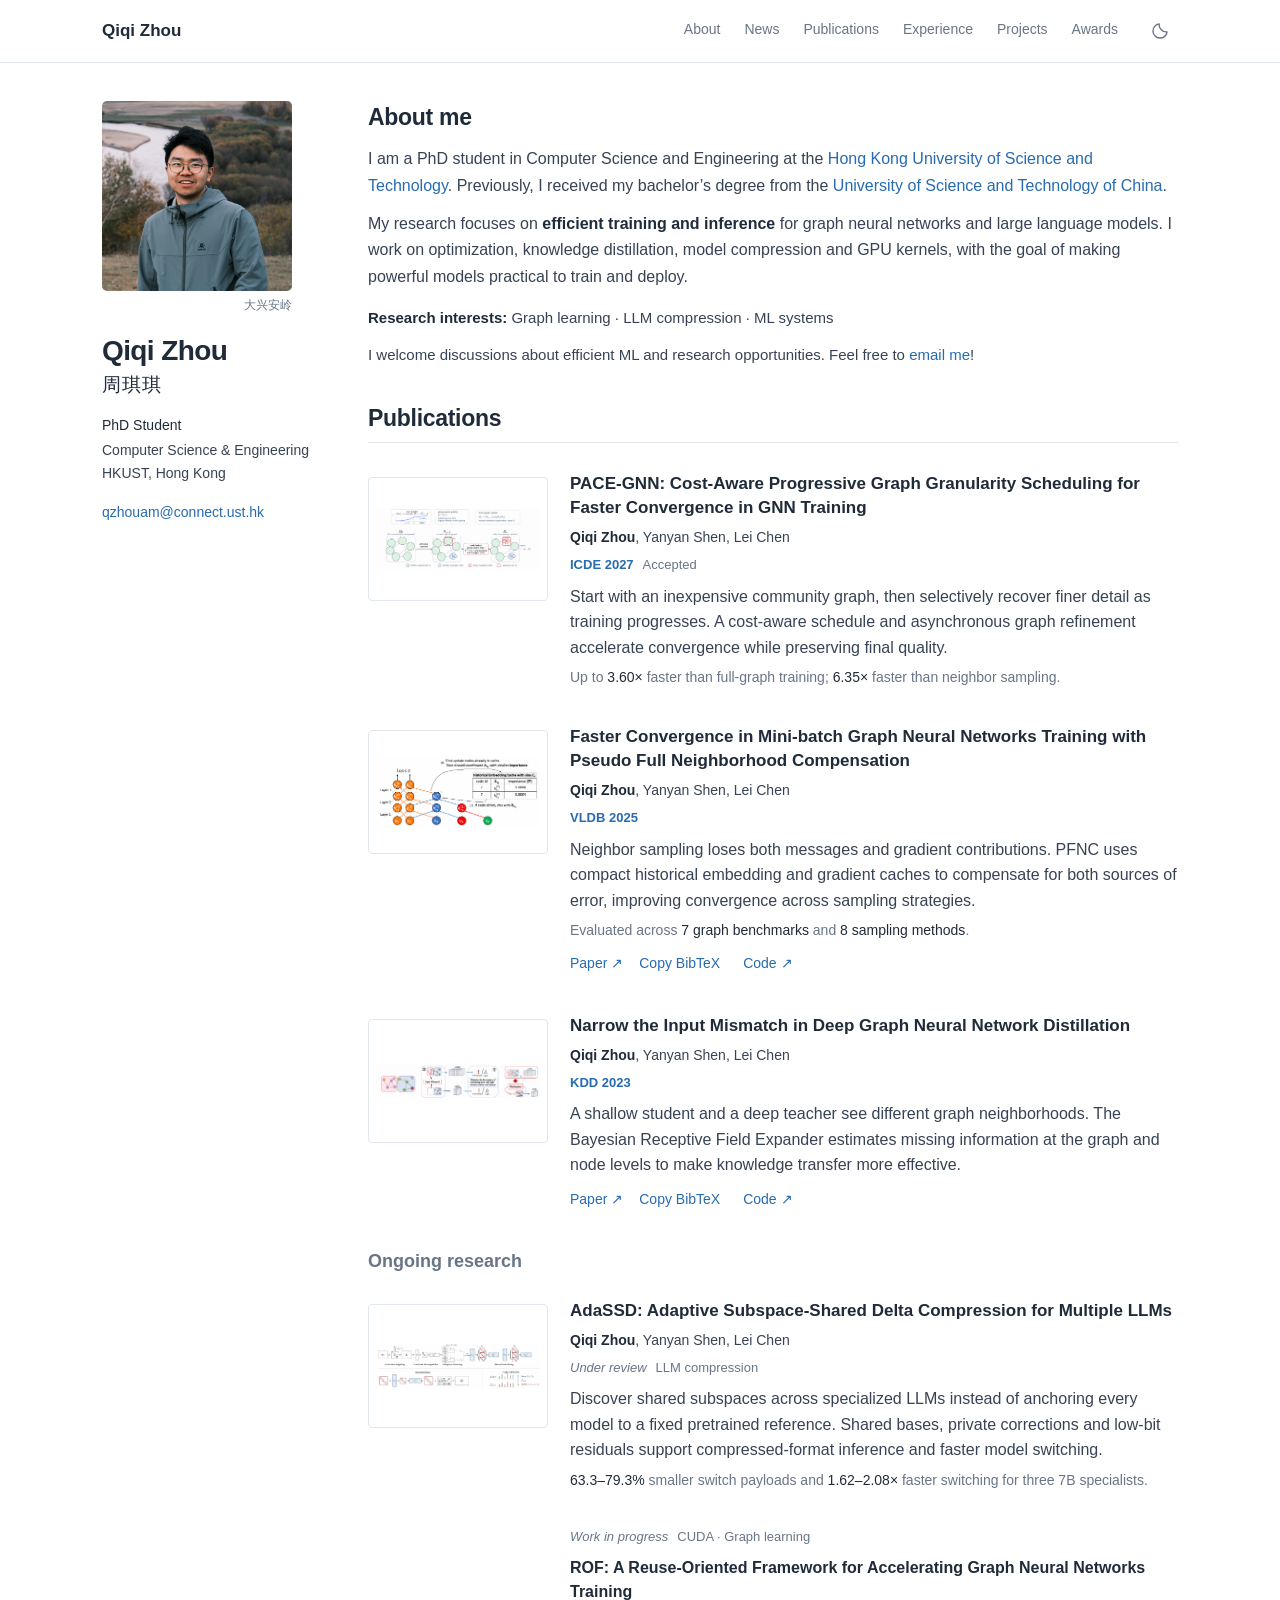
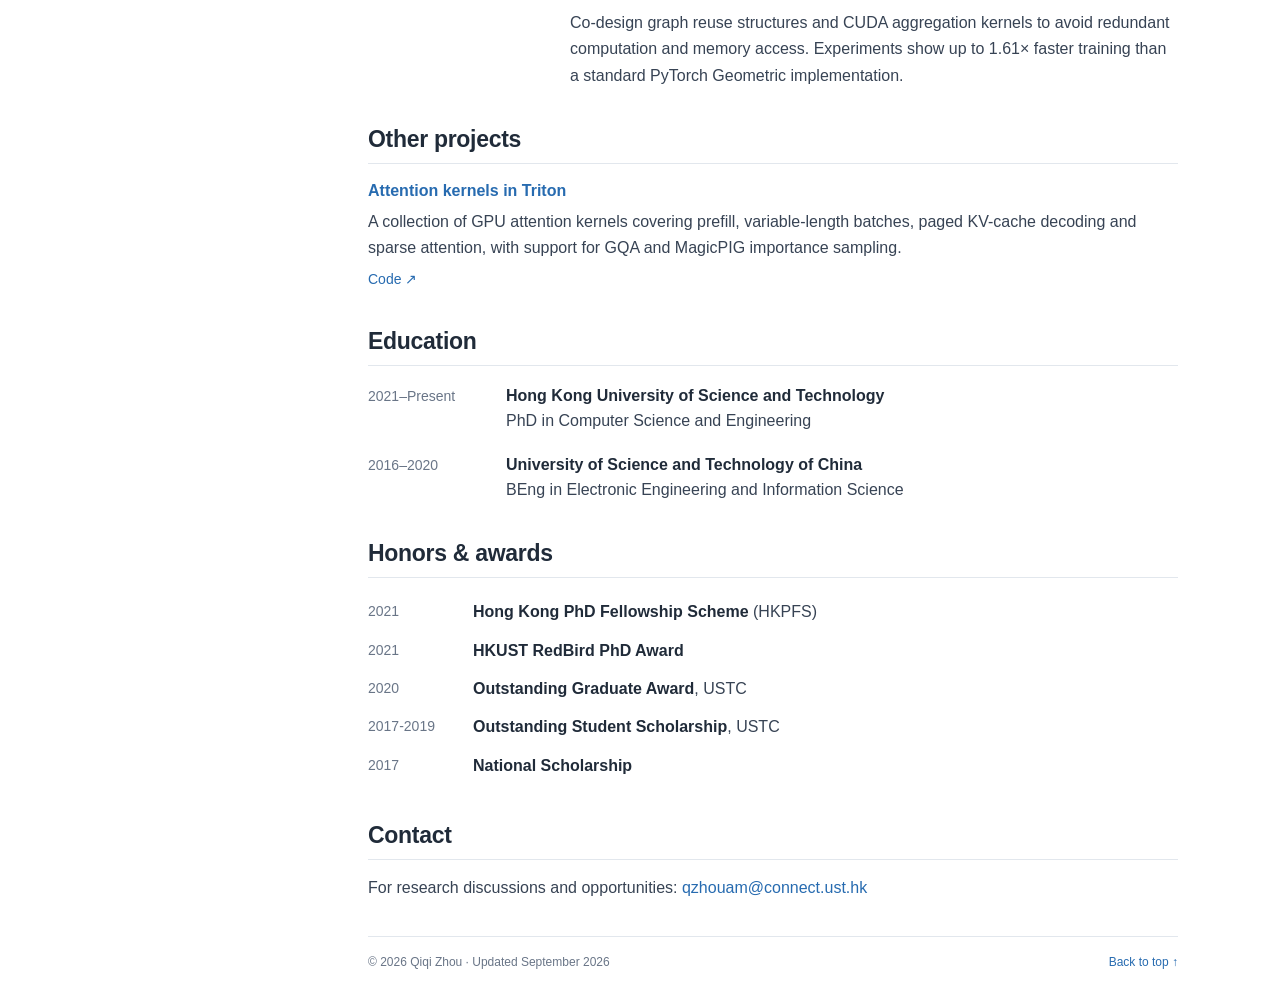
<file: index.html>
<!doctype html>
<html lang="en">
<head>
  <meta charset="UTF-8">
  <meta name="viewport" content="width=device-width, initial-scale=1">
  <meta name="description" content="Qiqi Zhou — PhD student at HKUST, researching efficient training and inference for graph neural networks and large language models.">
  <meta name="theme-color" content="#233e73">
  <title>Qiqi Zhou 周琪琪 | PhD Student at HKUST Computer Science</title>
  <link rel="icon" type="image/svg+xml" href="data:image/svg+xml,%3Csvg xmlns='http://www.w3.org/2000/svg' viewBox='0 0 40 40'%3E%3Crect width='40' height='40' rx='8' fill='%23233e73'/%3E%3Ctext x='20' y='28' text-anchor='middle' fill='white' font-family='Georgia' font-size='28'%3EQ%3C/text%3E%3C/svg%3E">
  <script src="theme.js"></script>
  <script src="citations.js" defer></script>
  <script src="navigation.js" defer></script>
  <link rel="stylesheet" href="styles.css">
</head>
<body>
  <a class="skip" href="#main">Skip to content</a>
  <header class="site-header">
    <div class="nav-inner">
      <a href="#about" class="wordmark" aria-label="Qiqi Zhou, home">Qiqi Zhou</a>
      <nav aria-label="Main navigation">
        <a href="#about">About</a><a href="#news">News</a><a href="#research">Publications</a><a href="#experience">Experience</a><a href="#projects">Projects</a><a href="#awards">Awards</a>
      </nav>
      <button class="theme-toggle" type="button" aria-label="Switch to dark mode" title="Switch to dark mode">
        <svg class="moon-icon" aria-hidden="true" viewBox="0 0 24 24" fill="none" stroke="currentColor" stroke-width="1.7" stroke-linecap="round" stroke-linejoin="round"><path d="M20.5 13A8.5 8.5 0 0 1 11 3.5 8.5 8.5 0 1 0 20.5 13Z"/></svg>
        <svg class="sun-icon" aria-hidden="true" viewBox="0 0 24 24" fill="none" stroke="currentColor" stroke-width="1.7" stroke-linecap="round"><circle cx="12" cy="12" r="4"/><path d="M12 2v2m0 16v2M2 12h2m16 0h2M4.93 4.93l1.42 1.42m11.3 11.3 1.42 1.42M4.93 19.07l1.42-1.42m11.3-11.3 1.42-1.42"/></svg>
      </button>
    </div>
  </header>
  <div class="page-layout">
    <aside class="profile" aria-label="Profile">
      <figure class="portrait">
        <div class="portrait-frame">
          <!-- 切换照片：注释当前的 img，再取消目标版本的注释；只保留一个 img 生效。每版的 style 已包含对应裁切参数。 -->
          <!-- v1（黄色树林） -->
          <!-- <img src="assets/qiqi-zhou-forest.jpg" width="4032" height="3024" style="width: 405.333333%; height: 304%; left: -176.666667%; top: -103.333333%;" alt="Qiqi Zhou in 大兴安岭"> -->
          <!-- v2 （神龙湾侧面）-->
          <!-- <img src="assets/qiqi-zhou.jpg" width="770" height="774" style="width: 108%; height: 108%; left: -4%; top: -4%; object-fit: cover; object-position: center;" alt="Qiqi Zhou in 大兴安岭"> -->
          <!-- v3（黄色树林） -->
          <!-- <img src="assets/qiqi-zhou-v3.png" width="4032" height="3024" style="width: 405.333333%; height: 304%; left: -164.444444%; top: -107.777778%;" alt="Qiqi Zhou in 大兴安岭"> -->
          <!-- v4（背景稍暗的微笑半身照）-->
          <img src="assets/qiqi-zhou-v4.jpg" width="6240" height="4160" style="width: 274.285714%; height: 182.857143%; left: -124.285714%; top: -54.285714%;" alt="Qiqi Zhou overlooking a river in 大兴安岭">
        </div>
        <figcaption lang="zh">大兴安岭</figcaption>
      </figure>
      <div class="profile-info">
        <h1>Qiqi Zhou <span lang="zh">周琪琪</span></h1>
        <p class="profile-role">PhD Student</p>
        <p>Computer Science & Engineering<br>HKUST, Hong Kong</p>
      </div>
      <div class="profile-links">
        <a href="mailto:qzhouam@connect.ust.hk" class="profile-email">qzhouam@connect.ust.hk</a>
        <!-- <div><a href="assets/cv-en.pdf" target="_blank" rel="noopener">CV</a><span aria-hidden="true">/</span><a href="assets/cv-zh.pdf" target="_blank" rel="noopener" lang="zh">中文简历</a><span aria-hidden="true">/</span><a href="https://github.com/qzhou77">GitHub</a></div> -->
      </div>
    </aside>
    <main id="main">
      <section id="about" aria-labelledby="about-title">
        <h2 id="about-title">About me</h2>
        <p>I am a PhD student in Computer Science and Engineering at the <a href="https://hkust.edu.hk/">Hong Kong University of Science and Technology</a>. Previously, I received my bachelor’s degree from the <a href="https://en.ustc.edu.cn/">University of Science and Technology of China</a>.</p>
        <p>My research focuses on <strong>efficient training and inference</strong> for graph neural networks and large language models. I work on optimization, knowledge distillation, model compression and GPU kernels, with the goal of making powerful models practical to train and deploy.</p>
        <!-- <p>I also worked on generative retrieval and ranking for <strong>WeChat Channels Ads at Tencent</strong>.</p> -->
        <p class="interests"><strong>Research interests:</strong> Graph learning · LLM compression · ML systems</p>
        <p class="contact-note">I welcome discussions about efficient ML and research opportunities. Feel free to <a href="mailto:qzhouam@connect.ust.hk">email me</a>!</p>
      </section>

      <!-- <section id="news" aria-labelledby="news-title">
        <div class="section-heading"><h2 id="news-title">News</h2><span class="scroll-hint">Scroll for earlier updates ↓</span></div>
        <div class="news-scroll" tabindex="0" role="region" aria-label="News updates, scroll for earlier entries">
          <ul class="news-list">
            <li><span class="news-date recent">Accepted</span><p><a href="#pace-gnn">PACE-GNN</a> has been accepted to <strong>ICDE 2027</strong>!</p></li>
            <li><time class="news-date" datetime="2026-05">2026.05</time><p>Completed my internship at Tencent, working on OneRec generative retrieval and live-ad ranking.</p></li>
            <li><time class="news-date" datetime="2026-01">2026.01</time><p>Joined <strong>Tencent WeChat Channels Ads</strong> as a R&D intern.</p></li>
            <li><time class="news-date" datetime="2025-07">2025.07</time><p>Our work on <a href="#pfnc">Pseudo Full Neighborhood Compensation (PFNC)</a> was published in <strong>PVLDB</strong>.</p></li>
            <li><time class="news-date" datetime="2023-08">2023.08</time><p>Our paper on <a href="#brfe">input mismatch in deep GNN distillation</a> appeared at <strong>KDD 2023</strong>.</p></li>
            <li><time class="news-date" datetime="2021">2021</time><p>Started my PhD at HKUST, supported by the <strong>Hong Kong PhD Fellowship Scheme</strong>.</p></li>
          </ul>
        </div>
      </section> -->

    <section id="research" class="section" aria-labelledby="research-title">
      <h2 id="research-title">Publications</h2>
      <article class="paper" id="pace-gnn">
        <a class="paper-visual" href="assets/pace-gnn.png" target="_blank" rel="noopener" aria-label="Enlarge PACE-GNN overview"><img src="assets/pace-gnn.png" width="1417" height="525" alt="PACE-GNN progressively refines a compact community graph into a hybrid training graph"></a>
        <div class="paper-body"><h3>PACE-GNN: Cost-Aware Progressive Graph Granularity Scheduling for Faster Convergence in GNN Training</h3><p class="authors"><strong>Qiqi Zhou</strong>, Yanyan Shen, Lei Chen</p><div class="paper-meta"><span class="venue">ICDE 2027</span><span>Accepted</span></div><p>Start with an inexpensive community graph, then selectively recover finer detail as training progresses. A cost-aware schedule and asynchronous graph refinement accelerate convergence while preserving final quality.</p><p class="result">Up to <strong>3.60×</strong> faster than full-graph training; <strong>6.35×</strong> faster than neighbor sampling.</p></div>
      </article>
      <article class="paper" id="pfnc">
        <a class="paper-visual" href="assets/pfnc.png" target="_blank" rel="noopener" aria-label="Enlarge PFNC historical embedding cache diagram"><img src="assets/pfnc.png" width="689" height="303" loading="lazy" alt="Historical embeddings supplement sampled neighbors during GNN forward propagation"></a>
        <div class="paper-body"><h3>Faster Convergence in Mini-batch Graph Neural Networks Training with Pseudo Full Neighborhood Compensation</h3><p class="authors"><strong>Qiqi Zhou</strong>, Yanyan Shen, Lei Chen</p><div class="paper-meta"><span class="venue">VLDB 2025</span></div><p>Neighbor sampling loses both messages and gradient contributions. PFNC uses compact historical embedding and gradient caches to compensate for both sources of error, improving convergence across sampling strategies.</p><p class="result">Evaluated across <strong>7 graph benchmarks</strong> and <strong>8 sampling methods</strong>.</p><div class="paper-links"><a href="https://www.vldb.org/pvldb/vol18/p4309-zhou.pdf" target="_blank" rel="noopener">Paper ↗</a><span class="citation-control"><button type="button" class="bibtex-button" data-citation="pfnc" aria-label="Copy BibTeX for PFNC">Copy BibTeX</button><span class="copy-status" role="status"></span></span><a href="https://github.com/qzhou77/PFNC-artifact">Code ↗</a></div></div>
      </article>
      <article class="paper" id="brfe">
        <a class="paper-visual" href="assets/brfe.png" target="_blank" rel="noopener" aria-label="Enlarge BRFE input mismatch diagram"><img src="assets/brfe.png" width="1336" height="278" loading="lazy" alt="A shallow student has a smaller receptive field than its teacher; BRFE estimates the missing input"></a>
        <div class="paper-body"><h3>Narrow the Input Mismatch in Deep Graph Neural Network Distillation</h3><p class="authors"><strong>Qiqi Zhou</strong>, Yanyan Shen, Lei Chen</p><div class="paper-meta"><span class="venue">KDD 2023</span></div><p>A shallow student and a deep teacher see different graph neighborhoods. The Bayesian Receptive Field Expander estimates missing information at the graph and node levels to make knowledge transfer more effective.</p><div class="paper-links"><a href="https://doi.org/10.1145/3580305.3599442" target="_blank" rel="noopener">Paper ↗</a><span class="citation-control"><button type="button" class="bibtex-button" data-citation="brfe" aria-label="Copy BibTeX for BRFE">Copy BibTeX</button><span class="copy-status" role="status"></span></span><a href="https://github.com/qzhou77/BRFE" target="_blank" rel="noopener">Code ↗</a></div></div>
      </article>

      <h3 class="subsection-heading">Ongoing research</h3>
      <article class="paper ongoing" id="adassd">
        <a class="paper-visual" href="assets/adassd.png" target="_blank" rel="noopener" aria-label="Enlarge AdaSSD architecture"><img src="assets/adassd.png" width="1400" height="397" loading="lazy" alt="AdaSSD pipeline: activation weighting, subspace clustering, shared basis fitting and calibrated reconstruction"></a>
        <div class="paper-body"><h3>AdaSSD: Adaptive Subspace-Shared Delta Compression for Multiple LLMs</h3><p class="authors"><strong>Qiqi Zhou</strong>, Yanyan Shen, Lei Chen</p><div class="paper-meta"><span class="venue muted">Under review</span><span>LLM compression</span></div><p>Discover shared subspaces across specialized LLMs instead of anchoring every model to a fixed pretrained reference. Shared bases, private corrections and low-bit residuals support compressed-format inference and faster model switching.</p><p class="result"><strong>63.3–79.3%</strong> smaller switch payloads and <strong>1.62–2.08×</strong> faster switching for three 7B specialists.</p></div>
      </article>
      <article class="compact-project" id="rof"><div><div class="paper-meta"><span class="venue muted">Work in progress</span><span>CUDA · Graph learning</span></div><h3>ROF: A Reuse-Oriented Framework for Accelerating Graph Neural Networks Training</h3><p>Co-design graph reuse structures and CUDA aggregation kernels to avoid redundant computation and memory access. Experiments show up to 1.61× faster training than a standard PyTorch Geometric implementation.</p></div></article>
    </section>


      <!-- <section id="experience" aria-labelledby="experience-title">
        <h2 id="experience-title">Experience</h2>
        <div class="timeline-entry"><p class="entry-date">Jan–May 2026</p><div><h3>Tencent · WeChat Channels Ads</h3><p class="role">Research Intern</p><p>Worked on OneRec generative retrieval and live-ad ranking, connecting efficient model design with large-scale recommendation.</p><ul><li>Generative retrieval with semantic codebooks and eCPM-based rewards.</li><li>Parameter and sequence scaling under inference constraints.</li><li>Delivery-probability objectives and behavior modeling for LTR ranking.</li></ul></div></div>
      </section> -->

      <section id="projects" aria-labelledby="projects-title">
        <h2 id="projects-title">Other projects</h2>
        <article class="project-entry"><h3><a href="https://github.com/KiritoHugh/attention_kernel_triton">Attention kernels in Triton</a></h3><p>A collection of GPU attention kernels covering prefill, variable-length batches, paged KV-cache decoding and sparse attention, with support for GQA and MagicPIG importance sampling.</p><p class="project-links"><a href="https://github.com/KiritoHugh/attention_kernel_triton">Code ↗</a></p></article>
      </section>

      <section id="education" aria-labelledby="education-title">
        <h2 id="education-title">Education</h2>
        <div class="timeline-entry"><p class="entry-date">2021–Present</p><div><h3>Hong Kong University of Science and Technology</h3><p>PhD in Computer Science and Engineering</p></div></div>
        <div class="timeline-entry"><p class="entry-date">2016–2020</p><div><h3>University of Science and Technology of China</h3><p>BEng in Electronic Engineering and Information Science</p></div></div>
      </section>

      <section id="awards" aria-labelledby="awards-title">
        <h2 id="awards-title">Honors & awards</h2>
        <ul class="award-list">
          <li><span>2021</span><p><strong>Hong Kong PhD Fellowship Scheme</strong> (HKPFS)</p></li>
          <li><span>2021</span><p><strong>HKUST RedBird PhD Award</strong></p></li>
          <li><span>2020</span><p><strong>Outstanding Graduate Award</strong>, USTC</p></li>
          <!-- <li><span>2018</span><p><strong>EE Elite Class Top-notch Scholarship</strong>, USTC</p></li> -->
          <li><span>2017-2019</span><p><strong>Outstanding Student Scholarship</strong>, USTC</p></li>
          <li><span>2017</span><p><strong>National Scholarship</strong></p></li>
        </ul>
      </section>
      <section id="contact" aria-labelledby="contact-title">
        <h2 id="contact-title">Contact</h2>
        <p>For research discussions and opportunities: <a href="mailto:qzhouam@connect.ust.hk">qzhouam@connect.ust.hk</a></p>
      </section>
      <footer><span>© 2026 Qiqi Zhou · Updated September 2026</span><a href="#about">Back to top ↑</a></footer>
    </main>
  </div>
</body>
</html>
</file>
<file: styles.css>
:root {
  color-scheme: light;
  --background: #ffffff;
  --ink: #202b39;
  --text: #374354;
  --muted: #697587;
  --accent: #276bb0;
  --line: #e2e7ed;
  --soft: #f5f8fb;
  --header: rgba(255,255,255,.96);
  --sans: -apple-system, BlinkMacSystemFont, 'Segoe UI', Arial, sans-serif;
}
:root[data-theme="dark"] {
  color-scheme: dark;
  --background: #121923;
  --ink: #e8eef7;
  --text: #bdc9d9;
  --muted: #95a5ba;
  --accent: #92bff9;
  --line: #2d3a4a;
  --soft: #1b2635;
  --header: rgba(18,25,35,.96);
}
* { box-sizing: border-box; }
html { scroll-behavior: smooth; scroll-padding-top: 88px; }
body { margin: 0; background: var(--background); color: var(--text); font: 16px/1.65 var(--sans); -webkit-font-smoothing: antialiased; }
h1,h2,h3,p,figure { margin: 0; }
a { color: var(--accent); text-decoration: none; text-underline-offset: 3px; }
a:hover { text-decoration: underline; }
a:focus-visible, button:focus-visible, [tabindex]:focus-visible { outline: 2px solid var(--accent); outline-offset: 4px; border-radius: 3px; }
img { display: block; max-width: 100%; height: auto; }
strong { font-weight: 600; color: var(--ink); }
.skip { position: absolute; top: -100px; left: 12px; padding: 10px; z-index: 20; background: var(--background); }
.skip:focus { top: 8px; }
.site-header { position: sticky; top: 0; z-index: 10; border-bottom: 1px solid var(--line); background: var(--header); backdrop-filter: blur(12px); }
.nav-inner { max-width: 1140px; min-height: 62px; margin: auto; padding: 0 32px; display: flex; align-items: center; gap: 24px; }
.wordmark { color: var(--ink); font-size: 17px; font-weight: 650; white-space: nowrap; }
nav { margin-left: auto; display: flex; align-items: center; gap: 24px; }
nav a { font-size: 14px; color: var(--muted); padding: 18px 0; border-bottom: 2px solid transparent; }
nav a:hover, nav a[aria-current] { color: var(--accent); text-decoration: none; border-bottom-color: var(--accent); }
.theme-toggle { display: inline-flex; align-items: center; justify-content: center; flex: 0 0 36px; width: 36px; height: 36px; padding: 8px; border: 0; border-radius: 50%; background: transparent; color: var(--muted); cursor: pointer; }
.theme-toggle:hover { background: var(--soft); color: var(--accent); }
.theme-toggle svg { width: 20px; height: 20px; }
.sun-icon { display: none; }
[data-theme="dark"] .moon-icon { display: none; }
[data-theme="dark"] .sun-icon { display: block; }
.page-layout { max-width: 1140px; margin: 0 auto; padding: 38px 32px 0; display: grid; grid-template-columns: 210px minmax(0,1fr); gap: 56px; align-items: start; }
.profile { position: sticky; top: 96px; }
.portrait { width: 190px; }
/* Square viewport over the original photo: focus on the face and upper body. */
.portrait-frame { position: relative; width: 100%; aspect-ratio: 1; overflow: hidden; border-radius: 5px; }
.portrait img { position: absolute; max-width: none; }
.portrait figcaption { margin-top: 5px; font-size: 12px; color: var(--muted); text-align: right; }
h1 { margin-top: 17px; color: var(--ink); font-size: 28px; line-height: 1.3; letter-spacing: -.6px; font-weight: 650; }
h1 span { display: block; margin-top: 4px; font-size: 19px; font-weight: 400; letter-spacing: 1px; }
.profile-info p { font-size: 14px; line-height: 1.7; }
.profile-info .profile-role { color: var(--ink); margin: 16px 0 1px; font-weight: 500; }
.profile-links { margin-top: 15px; font-size: 14px; }
.profile-email { overflow-wrap: anywhere; }
.profile-links>div { display: flex; flex-wrap: wrap; gap: 10px; margin-top: 9px; }
.profile-links span { color: var(--line); }
main { min-width: 0; }
main>section { margin-bottom: 34px; }
h2 { color: var(--ink); font-size: 23px; line-height: 1.4; font-weight: 600; margin-bottom: 15px; padding-bottom: 8px; border-bottom: 1px solid var(--line); letter-spacing: -.3px; }
#about h2 { padding-bottom: 0; border: 0; margin-bottom: 13px; }
#about>p+p { margin-top: 12px; }
#about .interests { font-size: 15px; margin-top: 16px; }
.contact-note { font-size: 15px; }
.section-heading { display: flex; justify-content: space-between; gap: 12px; align-items: baseline; border-bottom: 1px solid var(--line); margin-bottom: 10px; }
.section-heading h2 { border: 0; margin: 0; }
.scroll-hint { font-size: 12px; color: var(--muted); }
.news-scroll { max-height: 204px; overflow-y: auto; scrollbar-width: thin; scrollbar-color: var(--line) transparent; padding-right: 12px; }
.news-list { margin: 0; padding: 0; list-style: none; }
.news-list li { display: grid; grid-template-columns: 82px minmax(0,1fr); gap: 12px; padding: 8px 0; }
.news-date { padding-top: 2px; color: var(--muted); font-size: 13px; font-variant-numeric: tabular-nums; }
.news-date.recent { color: var(--accent); font-weight: 600; }
.news-list p { font-size: 15px; line-height: 1.55; }
.paper { display: grid; grid-template-columns: 180px minmax(0,1fr); gap: 22px; padding: 14px 0 22px; }
.paper-visual { display: block; align-self: start; margin-top: 5px; border: 1px solid var(--line); border-radius: 4px; overflow: hidden; background: white; }
.paper-visual img { width: 100%; height: 122px; padding: 7px; object-fit: contain; }
.paper-visual:hover { border-color: var(--accent); }
h3 { color: var(--ink); font-size: 16px; font-weight: 600; line-height: 1.5; }
.paper h3 { font-size: 17px; line-height: 1.45; }
.authors { font-size: 14px; margin: 5px 0; }
.paper-meta { display: flex; flex-wrap: wrap; align-items: baseline; gap: 9px; margin: 5px 0 8px; font-size: 13px; color: var(--muted); }
.venue { color: var(--accent); font-weight: 650; }
.venue.muted { color: var(--muted); font-weight: 500; font-style: italic; }
.paper-body>p:not(.authors) { font-size: 16px; line-height: 1.6; }
.paper-body .result { margin-top: 6px; font-size: 14px!important; color: var(--muted); }
.result strong { font-weight: 500; }
.paper-links { display: flex; flex-wrap: wrap; align-items: center; gap: 4px 16px; margin-top: 7px; }
.paper-links a { font-size: 14px; }
.citation-control { display: inline-flex; align-items: center; gap: 7px; }
.bibtex-button { font: 14px/1.65 var(--sans); color: var(--accent); background: transparent; border: 0; padding: 3px 0; cursor: pointer; text-underline-offset: 3px; }
.bibtex-button:hover { text-decoration: underline; }
.copy-status { color: var(--muted); font-size: 12px; }
.citation-fallback { flex-basis: 100%; width: 100%; min-height: 220px; resize: vertical; border: 1px solid var(--line); border-radius: 4px; padding: 12px; background: var(--soft); color: var(--ink); font: 13px/1.6 ui-monospace, monospace; }
.subsection-heading { margin: 12px 0 10px; font-size: 18px; font-weight: 550; color: var(--muted); }
.compact-project { padding: 8px 0 0 202px; }
.compact-project p { margin-top: 6px; }
.timeline-entry { display: grid; grid-template-columns: 120px minmax(0,1fr); gap: 18px; margin: 18px 0; }
.entry-date { color: var(--muted); font-size: 14px; padding-top: 1px; font-variant-numeric: tabular-nums; }
.timeline-entry .role { color: var(--muted); font-size: 14px; margin: 2px 0 8px; }
.timeline-entry ul { padding-left: 19px; margin: 9px 0 0; }
.timeline-entry li { margin: 3px 0; }
.project-entry>p { margin-top: 6px; }
.project-links { font-size: 14px; }
.award-list { list-style: none; padding: 0; margin: 0; }
.award-list li { display: grid; grid-template-columns: 90px minmax(0,1fr); gap: 15px; padding: 6px 0; }
.award-list li>span { color: var(--muted); font-size: 14px; padding-top: 1px; }
#contact p { overflow-wrap: anywhere; }
footer { border-top: 1px solid var(--line); margin-top: 24px; padding: 16px 0 25px; display: flex; flex-wrap: wrap; justify-content: space-between; gap: 8px; color: var(--muted); font-size: 12px; }
@media(max-width:950px) {
  .page-layout { grid-template-columns: 185px minmax(0,1fr); gap: 32px; padding-right: 24px; padding-left: 24px; }
  .portrait { width: 175px; }
  .paper { grid-template-columns: 145px minmax(0,1fr); gap: 18px; }
  .paper-visual img { height: 110px; }
  .compact-project { padding-left: 163px; }
  nav { gap: 18px; }
  .nav-inner { padding: 0 24px; gap: 18px; }
}
@media(max-width:740px) {
  html { scroll-padding-top: 100px; }
  .nav-inner { flex-wrap: wrap; padding: 10px 20px 0; column-gap: 15px; row-gap: 2px; }
  .wordmark { order: 0; }
  .theme-toggle { order: 1; margin-left: auto; }
  nav { order: 2; width: 100%; margin: 0; gap: 15px; justify-content: space-between; }
  nav a { padding: 6px 0 9px; font-size: 13px; }
  .page-layout { display: block; padding: 25px 20px 0; }
  .profile { position: static; display: grid; grid-template-columns: 136px minmax(0,1fr); gap: 12px 22px; align-items: center; padding-bottom: 23px; margin-bottom: 24px; border-bottom: 1px solid var(--line); }
  .portrait { width: 136px; }
  .portrait figcaption { font-size: 12px; }
  h1 { margin: 0; font-size: 25px; }
  h1 span { font-size: 18px; }
  .profile-info p { font-size: 13px; }
  .profile-info .profile-role { margin-top: 10px; }
  .profile-links { grid-column: 1/-1; display: flex; flex-wrap: wrap; align-items: center; gap: 4px 18px; margin: 0; font-size: 14px; }
  .profile-links>div { margin: 0; }
  h2 { font-size: 22px; }
  .paper { grid-template-columns: 155px minmax(0,1fr); gap: 18px; }
  .paper-visual img { height: 116px; }
  .compact-project { padding-left: 173px; }
  .news-scroll { max-height: 214px; }
  .news-list li { grid-template-columns: 70px minmax(0,1fr); gap: 10px; }
  .timeline-entry { grid-template-columns: 100px minmax(0,1fr); gap: 14px; }
}
@media(max-width:530px) {
  .paper { grid-template-columns: 1fr; gap: 12px; padding: 12px 0 24px; }
  .paper-visual { width: 210px; max-width: 100%; }
  .paper-visual img { height: 116px; }
  .compact-project { padding-left: 0; }
  .timeline-entry { grid-template-columns: 1fr; gap: 3px; margin: 19px 0; }
  .scroll-hint { font-size: 12px; }
  .award-list li { grid-template-columns: 65px minmax(0,1fr); gap: 12px; }
}
@media(max-width:360px) {
  .profile { grid-template-columns: 112px minmax(0,1fr); gap: 12px 16px; }
  .portrait { width: 112px; }
  h1 { font-size: 22px; }
  nav { gap: 9px; }
  nav a { font-size: 12px; }
  .scroll-hint { max-width: 140px; text-align: right; }
}
@media(prefers-reduced-motion:reduce) { html { scroll-behavior: auto; } }
</file>
